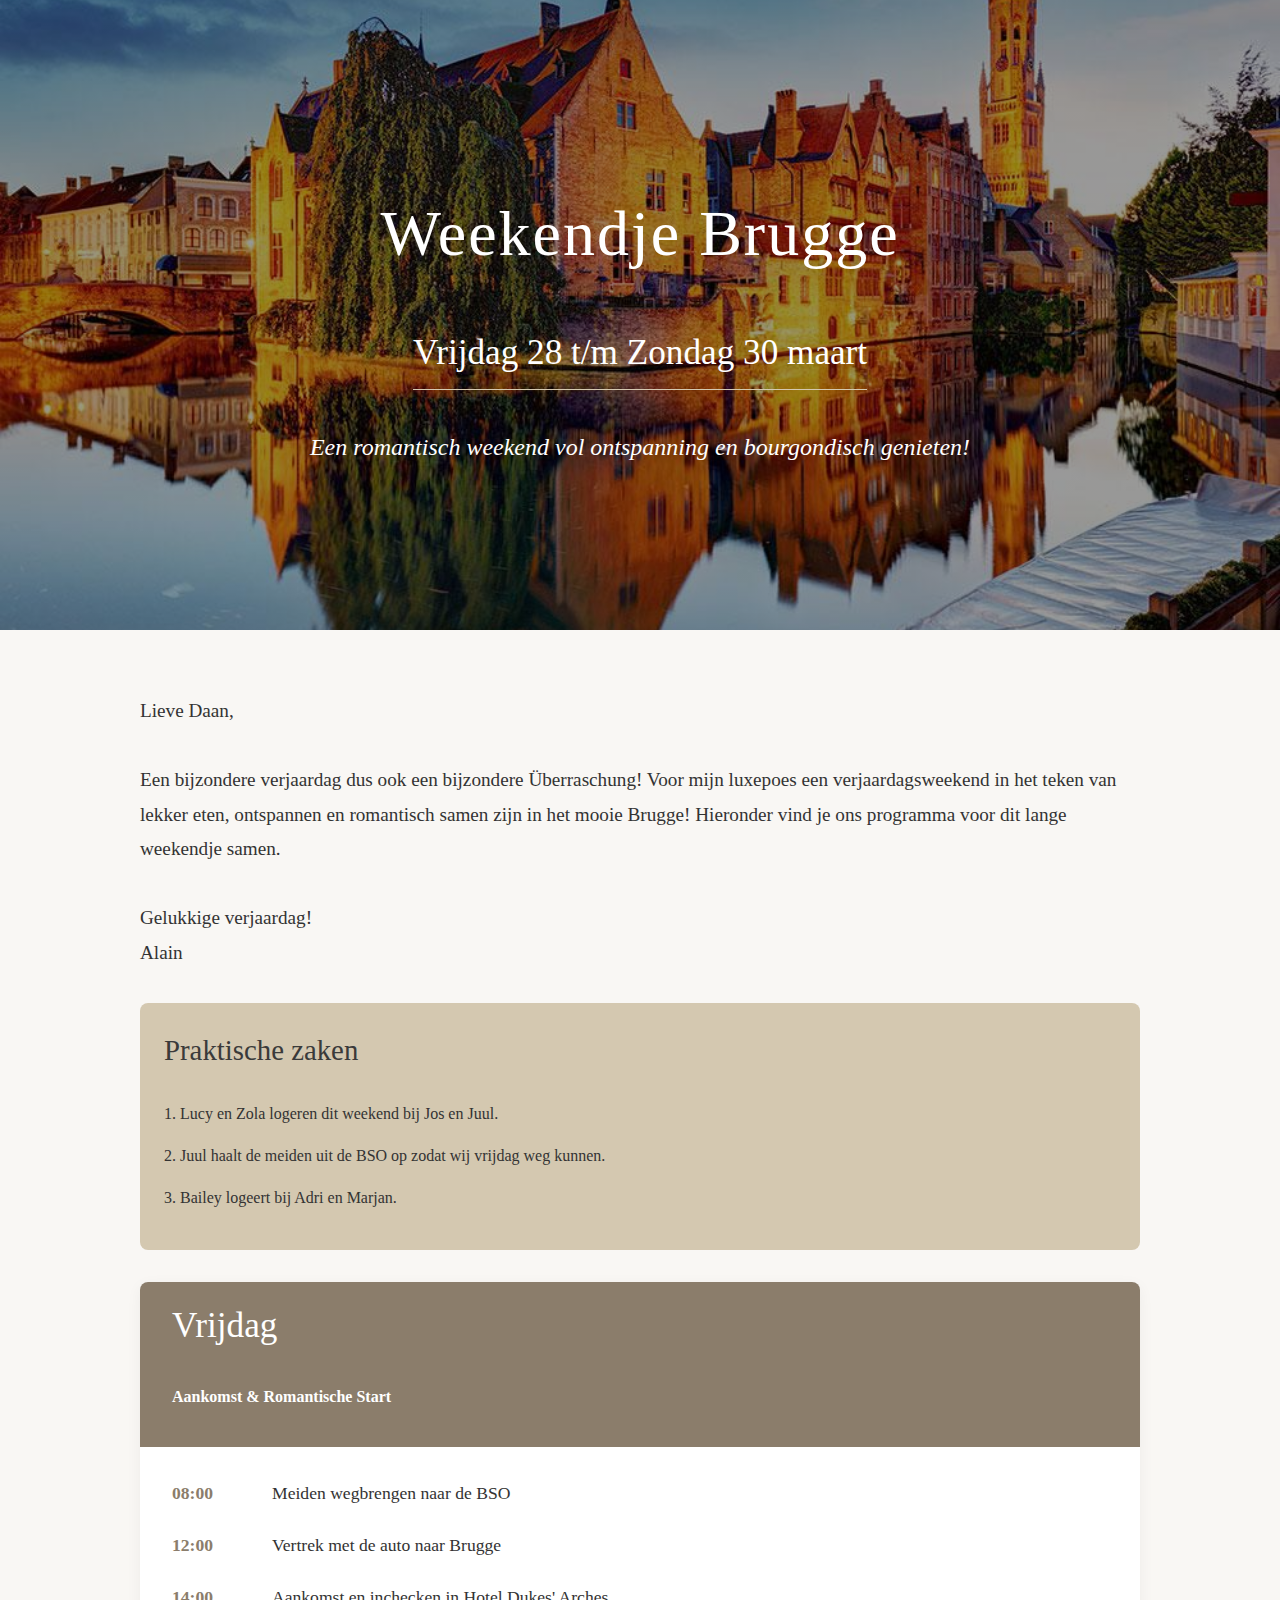
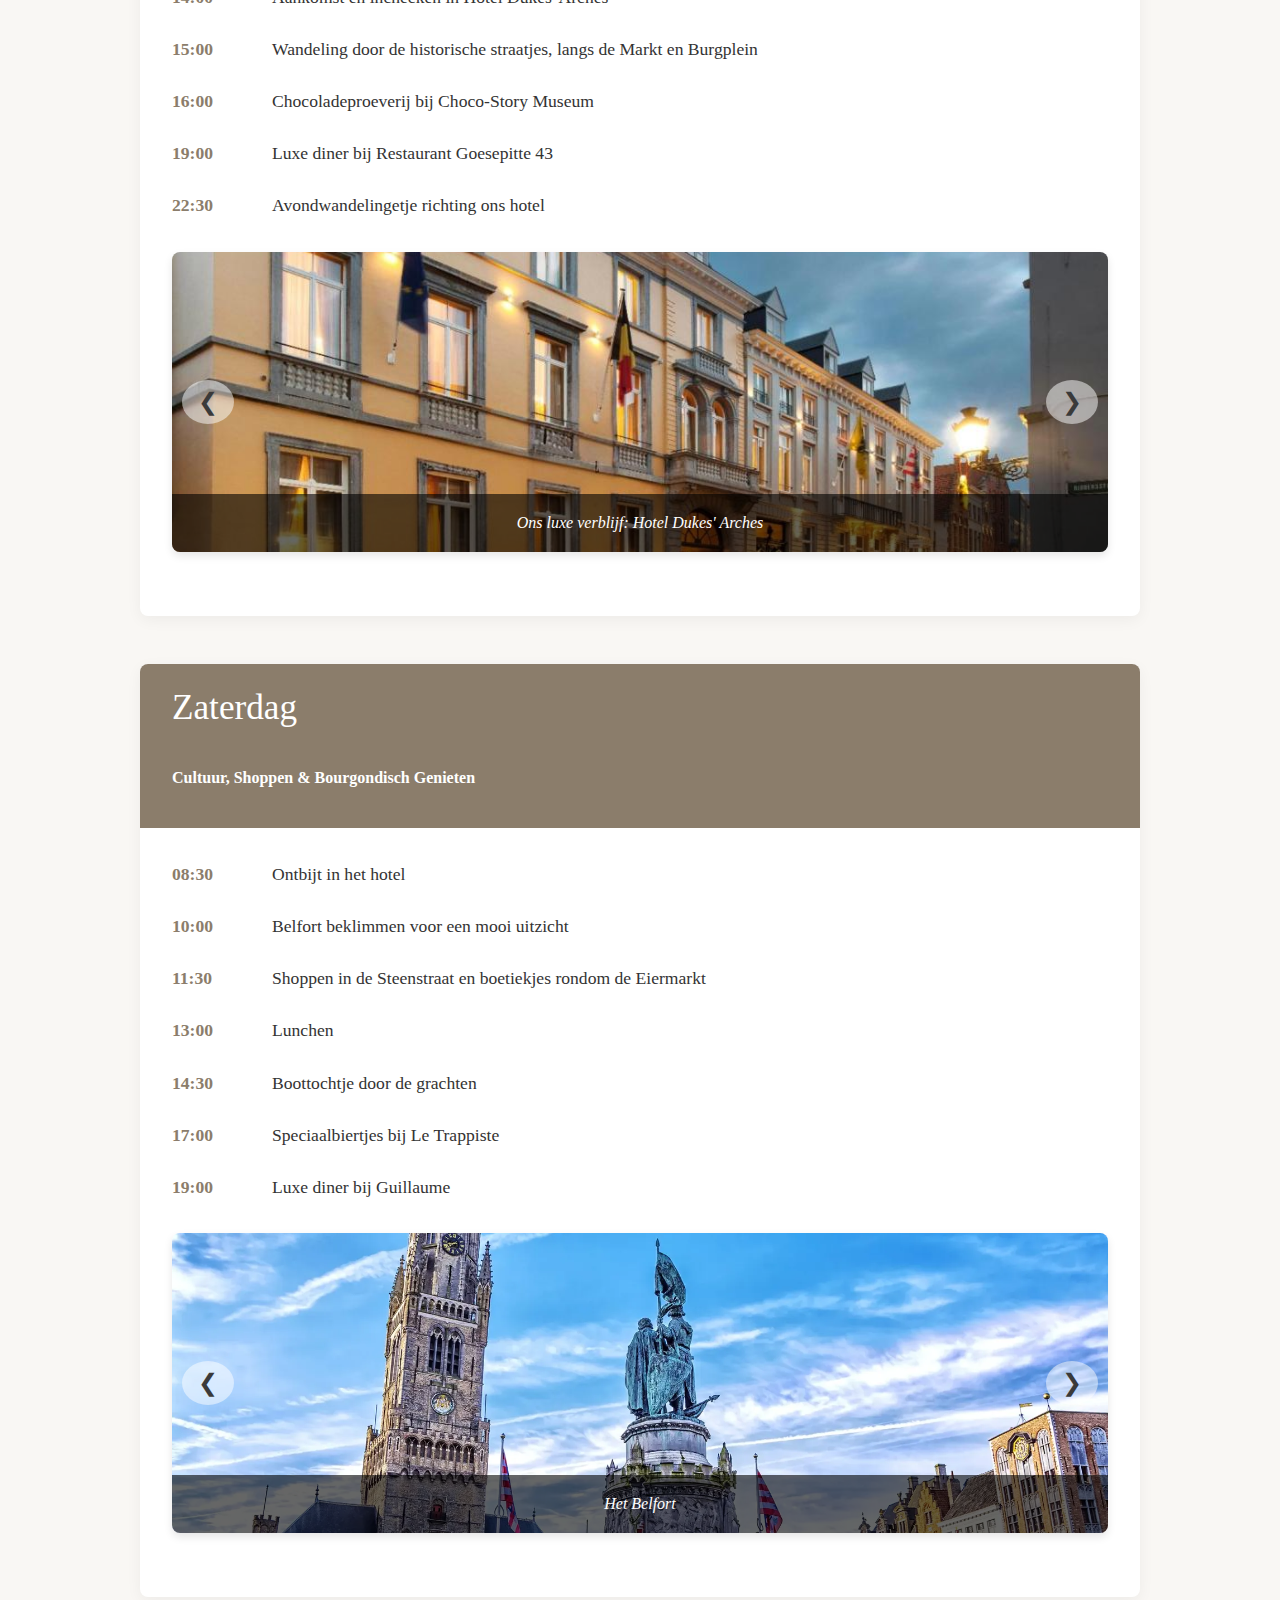
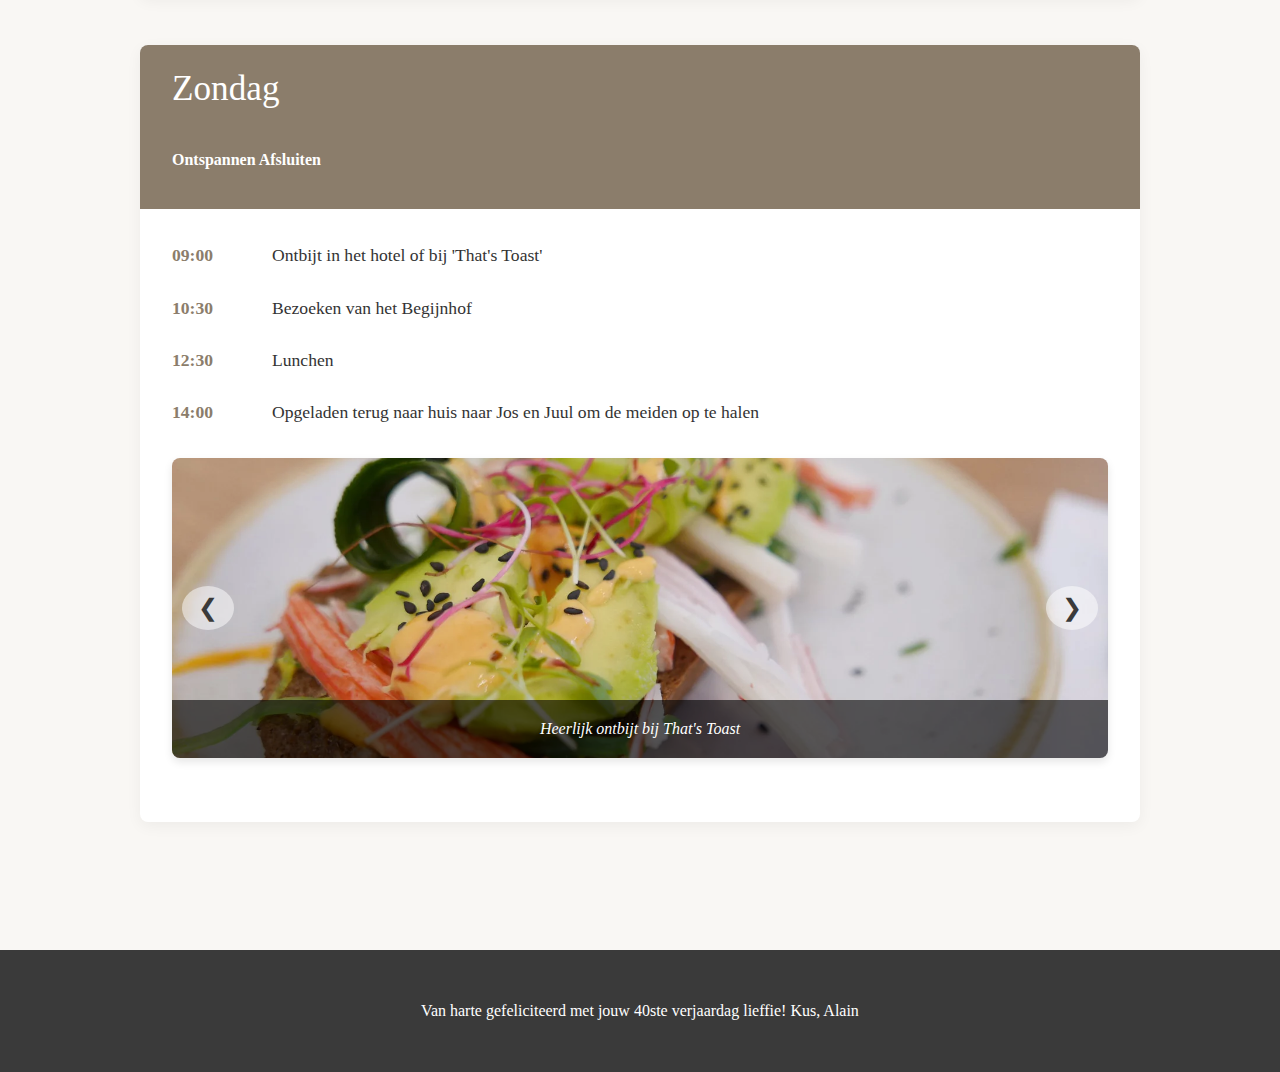
<file: index.html>
<!DOCTYPE html>
<html lang="nl">
<head>
    <meta charset="UTF-8">
    <meta name="viewport" content="width=device-width, initial-scale=1.0">
    <title>Weekendje Brugge</title>
    <style>
        :root {
            --primary-color: #3a3a3a;
            --secondary-color: #8b7d6b;
            --accent-color: #d4c8b0;
            --background-color: #f9f7f4;
            --text-color: #333333;
        }
        
        body {
            font-family: 'Cormorant Garamond', Georgia, serif;
            line-height: 1.6;
            color: var(--text-color);
            background-color: var(--background-color);
            margin: 0;
            padding: 0;
        }
        
        header {
            background-image: linear-gradient(rgba(0, 0, 0, 0.4), rgba(0, 0, 0, 0.4)), url("fotos/header.jpg");
            background-size: cover;
            background-position: center;
            height: 70vh;
            display: flex;
            flex-direction: column;
            justify-content: center;
            align-items: center;
            text-align: center;
            color: white;
            padding: 0 20px;
        }
        
        h1 {
            font-size: 4rem;
            margin-bottom: 0.5rem;
            font-weight: 300;
            letter-spacing: 2px;
        }
        
        h2 {
            font-size: 2.2rem;
            margin-top: 2rem;
            border-bottom: 1px solid var(--accent-color);
            padding-bottom: 0.5rem;
            font-weight: 400;
        }
        
        h3 {
            font-size: 1.8rem;
            color: var(--primary-color);
            margin-top: 1.5rem;
            font-weight: 400;
        }
        
        .subtitle {
            font-size: 1.5rem;
            margin-top: 0.5rem;
            font-style: italic;
        }
        
        .container {
            max-width: 1000px;
            margin: 0 auto;
            padding: 2rem;
        }
        
        .intro {
            font-size: 1.2rem;
            margin: 2rem 0;
            line-height: 1.8;
        }
        
        .day-container {
            margin-bottom: 3rem;
            background-color: white;
            border-radius: 8px;
            box-shadow: 0 4px 15px rgba(0, 0, 0, 0.05);
            overflow: hidden;
        }
        
        .day-header {
            background-color: var(--secondary-color);
            color: white;
            padding: 1rem 2rem;
        }
        
        .day-header h2 {
            color: white; /* Verbeterde zichtbaarheid van de titel */
            margin: 0;
            border-bottom: none;
        }
        
        .day-content {
            padding: 2rem;
        }
        
        .schedule-item {
            display: flex;
            margin-bottom: 1.5rem;
            align-items: flex-start;
        }
        
        .time {
            min-width: 100px;
            font-weight: bold;
            color: var(--secondary-color);
            font-size: 1.1rem;
        }
        
        .activity {
            flex-grow: 1;
            font-size: 1.1rem;
        }
        
        .carousel-container {
            margin: 2rem 0;
            position: relative;
            overflow: hidden;
            border-radius: 8px;
            box-shadow: 0 4px 8px rgba(0, 0, 0, 0.1);
            height: 300px;
        }
        
        .carousel {
            display: flex;
            width: 100%;
            height: 100%;
            transition: transform 0.5s ease;
        }
        
        .carousel-slide {
            min-width: 100%;
            position: relative;
        }
        
        .carousel-slide img {
            width: 100%;
            height: 300px;
            object-fit: cover;
        }
        
        .carousel-caption {
            position: absolute;
            bottom: 0;
            left: 0;
            right: 0;
            background-color: rgba(0, 0, 0, 0.6);
            color: white;
            padding: 1rem;
            text-align: center;
            font-style: italic;
        }
        
        .carousel-btn {
            position: absolute;
            top: 50%;
            transform: translateY(-50%);
            background-color: rgba(255, 255, 255, 0.5);
            color: var(--primary-color);
            border: none;
            font-size: 1.5rem;
            padding: 0.5rem 1rem;
            cursor: pointer;
            z-index: 10;
            border-radius: 50%;
            transition: background-color 0.3s;
        }
        
        .carousel-btn:hover {
            background-color: rgba(255, 255, 255, 0.8);
        }
        
        .carousel-btn.prev {
            left: 10px;
        }
        
        .carousel-btn.next {
            right: 10px;
        }
        
        .important-note {
            background-color: var(--accent-color);
            padding: 1.5rem;
            border-radius: 8px;
            margin: 2rem 0;
        }
        
        .important-note h3 {
            margin-top: 0;
            color: var(--primary-color);
        }
        
        footer {
            text-align: center;
            padding: 2rem;
            background-color: var(--primary-color);
            color: white;
            margin-top: 3rem;
        }
        
        @media (max-width: 768px) {
            h1 {
                font-size: 2.5rem;
            }
            
            .schedule-item {
                flex-direction: column;
            }
            
            .time {
                margin-bottom: 0.5rem;
            }
        }
    </style>
</head>
<body>
    <header>
        <h1>Weekendje Brugge</h1>
        <h2>Vrijdag 28 t/m Zondag 30 maart</h2>
        <p class="subtitle">Een romantisch weekend vol ontspanning en bourgondisch genieten!</p>
    </header>
    
    <div class="container">
        <div class="intro">
            <p>Lieve Daan,                
            </br>
            </br>
            Een bijzondere verjaardag dus ook een bijzondere Überraschung! 
            Voor mijn luxepoes een verjaardagsweekend in het teken van lekker eten, ontspannen en romantisch samen zijn in het mooie Brugge! 
            Hieronder vind je ons programma voor dit lange weekendje samen.
            </br>
            </br>
            Gelukkige verjaardag!</br>Alain</p>
        </div>
        
        <div class="important-note">
            <h3>Praktische zaken</h3>
            <p>1. Lucy en Zola logeren dit weekend bij Jos en Juul.</p>
            <p>2. Juul haalt de meiden uit de BSO op zodat wij vrijdag weg kunnen.</p>
            <p>3. Bailey logeert bij Adri en Marjan.</p>
        </div>
        
        <div class="day-container">
            <div class="day-header">
                <h2>Vrijdag</h2>
                <h4>Aankomst & Romantische Start</h4>
            </div>
            <div class="day-content">
                <div class="schedule-item">
                    <div class="time">08:00</div>
                    <div class="activity">Meiden wegbrengen naar de BSO</div>
                </div>
                <div class="schedule-item">
                    <div class="time">12:00</div>
                    <div class="activity">Vertrek met de auto naar Brugge</div>
                </div>
                <div class="schedule-item">
                    <div class="time">14:00</div>
                    <div class="activity">Aankomst en inchecken in Hotel Dukes' Arches</div>
                </div>
                <div class="schedule-item">
                    <div class="time">15:00</div>
                    <div class="activity">Wandeling door de historische straatjes, langs de Markt en Burgplein</div>
                </div>
                <div class="schedule-item">
                    <div class="time">16:00</div>
                    <div class="activity">Chocoladeproeverij bij Choco-Story Museum</div>
                </div>
                <div class="schedule-item">
                    <div class="time">19:00</div>
                    <div class="activity">Luxe diner bij Restaurant Goesepitte 43</div>
                </div>
                <div class="schedule-item">
                    <div class="time">22:30</div>
                    <div class="activity">Avondwandelingetje richting ons hotel</div>
                </div>
                
                <div class="carousel-container">
                    <div class="carousel" id="carousel-day1">
                        <div class="carousel-slide">
                            <img src="fotos/dukes1.jpg" alt="Hotel Dukes' Arches">
                            <div class="carousel-caption">Ons luxe verblijf: Hotel Dukes' Arches</div>
                        </div>
                        <div class="carousel-slide">
                            <img src="fotos/dukes2.jpg" alt="Hotel Dukes' Arches">
                            <div class="carousel-caption">Ons luxe verblijf: De kamer</div>
                        </div>                        
                        <div class="carousel-slide">
                            <img src="fotos/market.jpg" alt="Markt van Brugge">
                            <div class="carousel-caption">De Markt van Brugge</div>
                        </div>
                        <div class="carousel-slide">
                            <img src="fotos/chocolade1.jpg" alt="Chocoladeproeverij">
                            <div class="carousel-caption">Belgische chocolade proeven</div>
                        </div>
                        <div class="carousel-slide">
                            <img src="fotos/gp1.jpg" alt="Goesepitte 43">
                            <div class="carousel-caption">Goesepitte 43</div>
                        </div>
                        <div class="carousel-slide">
                            <img src="fotos/gp2.jpg" alt="Goesepitte 43">
                            <div class="carousel-caption">Goesepitte 43</div>
                        </div>
                    </div>
                    <button class="carousel-btn prev" onclick="moveSlide('carousel-day1', -1)">&#10094;</button>
                    <button class="carousel-btn next" onclick="moveSlide('carousel-day1', 1)">&#10095;</button>
                </div>
            </div>
        </div>
        
        <div class="day-container">
            <div class="day-header">
                <h2>Zaterdag</h2>
                <h4>Cultuur, Shoppen & Bourgondisch Genieten</h4>
            </div>
            <div class="day-content">
                <div class="schedule-item">
                    <div class="time">08:30</div>
                    <div class="activity">Ontbijt in het hotel</div>
                </div>
                <div class="schedule-item">
                    <div class="time">10:00</div>
                    <div class="activity">Belfort beklimmen voor een mooi uitzicht</div>
                </div>
                <div class="schedule-item">
                    <div class="time">11:30</div>
                    <div class="activity">Shoppen in de Steenstraat en boetiekjes rondom de Eiermarkt</div>
                </div>
                <div class="schedule-item">
                    <div class="time">13:00</div>
                    <div class="activity">Lunchen</div>
                </div>
                <div class="schedule-item">
                    <div class="time">14:30</div>
                    <div class="activity">Boottochtje door de grachten</div>
                </div>
                <div class="schedule-item">
                    <div class="time">17:00</div>
                    <div class="activity">Speciaalbiertjes bij Le Trappiste</div>
                </div>
                <div class="schedule-item">
                    <div class="time">19:00</div>
                    <div class="activity">Luxe diner bij Guillaume</div>
                </div>
                
                <div class="carousel-container">
                    <div class="carousel" id="carousel-day2">
                        <div class="carousel-slide">
                            <img src="fotos/belfort2.jpg" alt="Belfort Brugge">
                            <div class="carousel-caption">Het Belfort</div>
                        </div>
                        <div class="carousel-slide">
                            <img src="fotos/boottocht4.jpg" alt="Boottochtje Brugge">
                            <div class="carousel-caption">Boottochtje door de grachten</div>
                        </div>
                        <div class="carousel-slide">
                            <img src="fotos/shoppen.jpg" alt="Steenstraat">
                            <div class="carousel-caption">Shoppen in de Steenstraat</div>
                        </div>                        
                        <div class="carousel-slide">
                            <img src="fotos/bier.jpg" alt="Belgisch bier">
                            <div class="carousel-caption">Genieten van Belgische speciaalbieren</div>
                        </div>
                        <div class="carousel-slide">
                            <img src="fotos/guillaume1.jpg" alt="Guillaume">
                            <div class="carousel-caption">Guillaume</div>
                        </div>
                        <div class="carousel-slide">
                            <img src="fotos/guillaume2.jpg" alt="Guillaume">
                            <div class="carousel-caption">Guillaume</div>
                        </div>
                        <div class="carousel-slide">
                            <img src="fotos/guillaume3.jpg" alt="Guillaume">
                            <div class="carousel-caption">Guillaume</div>
                        </div>
                    </div>
                    <button class="carousel-btn prev" onclick="moveSlide('carousel-day2', -1)">&#10094;</button>
                    <button class="carousel-btn next" onclick="moveSlide('carousel-day2', 1)">&#10095;</button>
                </div>
            </div>
        </div>
        
        <div class="day-container">
            <div class="day-header">
                <h2>Zondag</h2>
                <h4>Ontspannen Afsluiten</h4>
            </div>
            <div class="day-content">
                <div class="schedule-item">
                    <div class="time">09:00</div>
                    <div class="activity">Ontbijt in het hotel of bij 'That's Toast'</div>
                </div>
                <div class="schedule-item">
                    <div class="time">10:30</div>
                    <div class="activity">Bezoeken van het Begijnhof</div>
                </div>
                <div class="schedule-item">
                    <div class="time">12:30</div>
                    <div class="activity">Lunchen</div>
                </div>
                <div class="schedule-item">
                    <div class="time">14:00</div>
                    <div class="activity">Opgeladen terug naar huis naar Jos en Juul om de meiden op te halen</div>
                </div>
                
                <div class="carousel-container">
                    <div class="carousel" id="carousel-day3">
                        <div class="carousel-slide">
                            <img src="fotos/toast2.jpg" alt="That's Toast ontbijt">
                            <div class="carousel-caption">Heerlijk ontbijt bij That's Toast</div>
                        </div>
                        <div class="carousel-slide">
                            <img src="fotos/begijn.jpg" alt="Begijnhof Brugge">
                            <div class="carousel-caption">Het serene Begijnhof</div>
                        </div>
                        <div class="carousel-slide">
                            <img src="fotos/middel.jpg"  alt="Afscheid van Brugge">
                            <div class="carousel-caption">Tot ziens Brugge!</div>
                        </div>
                    </div>
                    <button class="carousel-btn prev" onclick="moveSlide('carousel-day3', -1)">&#10094;</button>
                    <button class="carousel-btn next" onclick="moveSlide('carousel-day3', 1)">&#10095;</button>
                </div>
            </div>
        </div>
    </div>
    
    <footer>
        <p>Van harte gefeliciteerd met jouw 40ste verjaardag lieffie! Kus, Alain</p>
    </footer>

    <script>
        // Automatische carousel functionaliteit
        const carousels = document.querySelectorAll('.carousel');
        const carouselIntervals = {};
        
        // Zet huidige positie voor elke carousel
        carousels.forEach(carousel => {
            carousel.dataset.position = 0;
            
            // Start automatische slideshow voor elke carousel
            const id = carousel.id;
            carouselIntervals[id] = setInterval(() => {
                moveSlide(id, 1);
            }, 5000); // Wissel elke 5 seconden
        });
        
        function moveSlide(carouselId, direction) {
            const carousel = document.getElementById(carouselId);
            const slides = carousel.querySelectorAll('.carousel-slide');
            const totalSlides = slides.length;
            
            // Reset interval bij handmatige navigatie
            clearInterval(carouselIntervals[carouselId]);
            carouselIntervals[carouselId] = setInterval(() => {
                moveSlide(carouselId, 1);
            }, 5000);
            
            // Bereken nieuwe positie
            let newPosition = parseInt(carousel.dataset.position) + direction;
            
            // Zorg voor looping
            if (newPosition < 0) newPosition = totalSlides - 1;
            if (newPosition >= totalSlides) newPosition = 0;
            
            // Update positie
            carousel.dataset.position = newPosition;
            
            // Verplaats carousel
            carousel.style.transform = `translateX(-${newPosition * 100}%)`;
        }
        
        // Start carousels automatisch
        window.onload = function() {
            carousels.forEach(carousel => {
                // Start met eerste slide
                carousel.style.transform = 'translateX(0)';
            });
        }
    </script>
</body>
</html>
</file>
